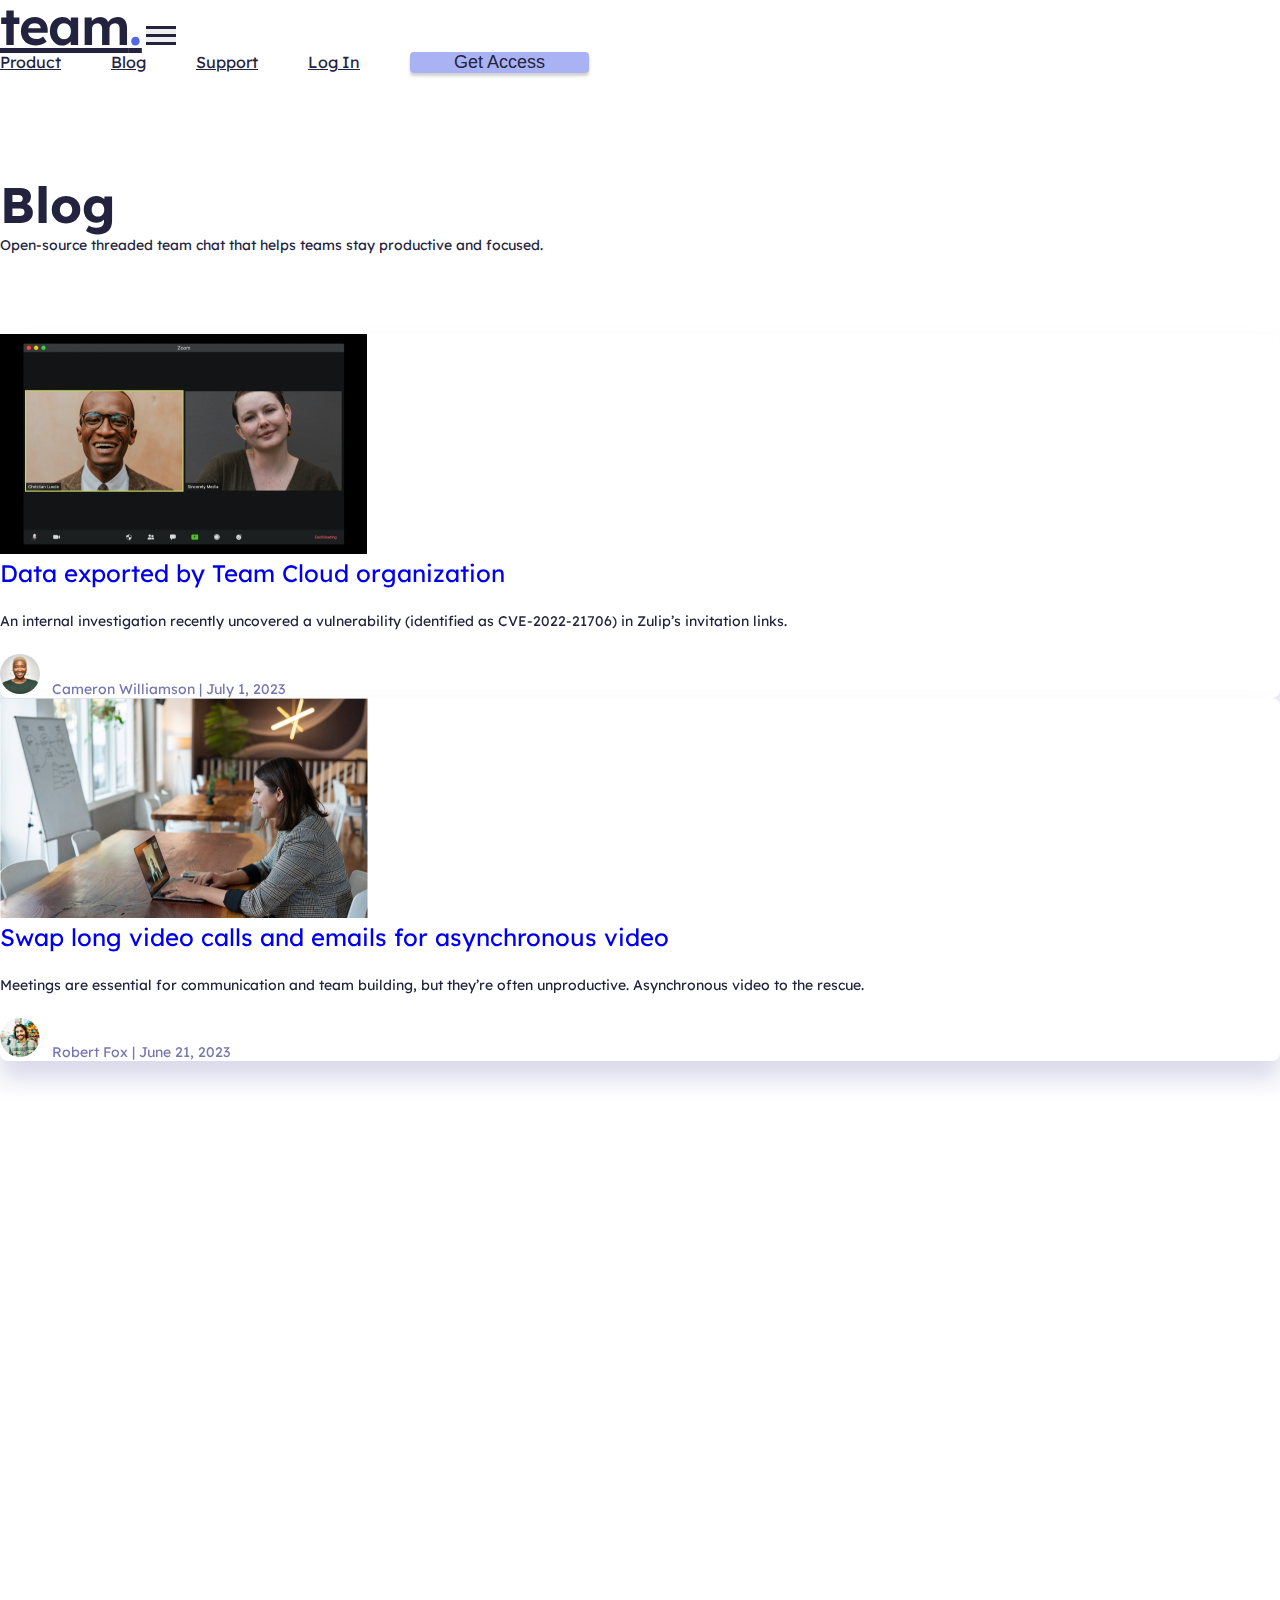
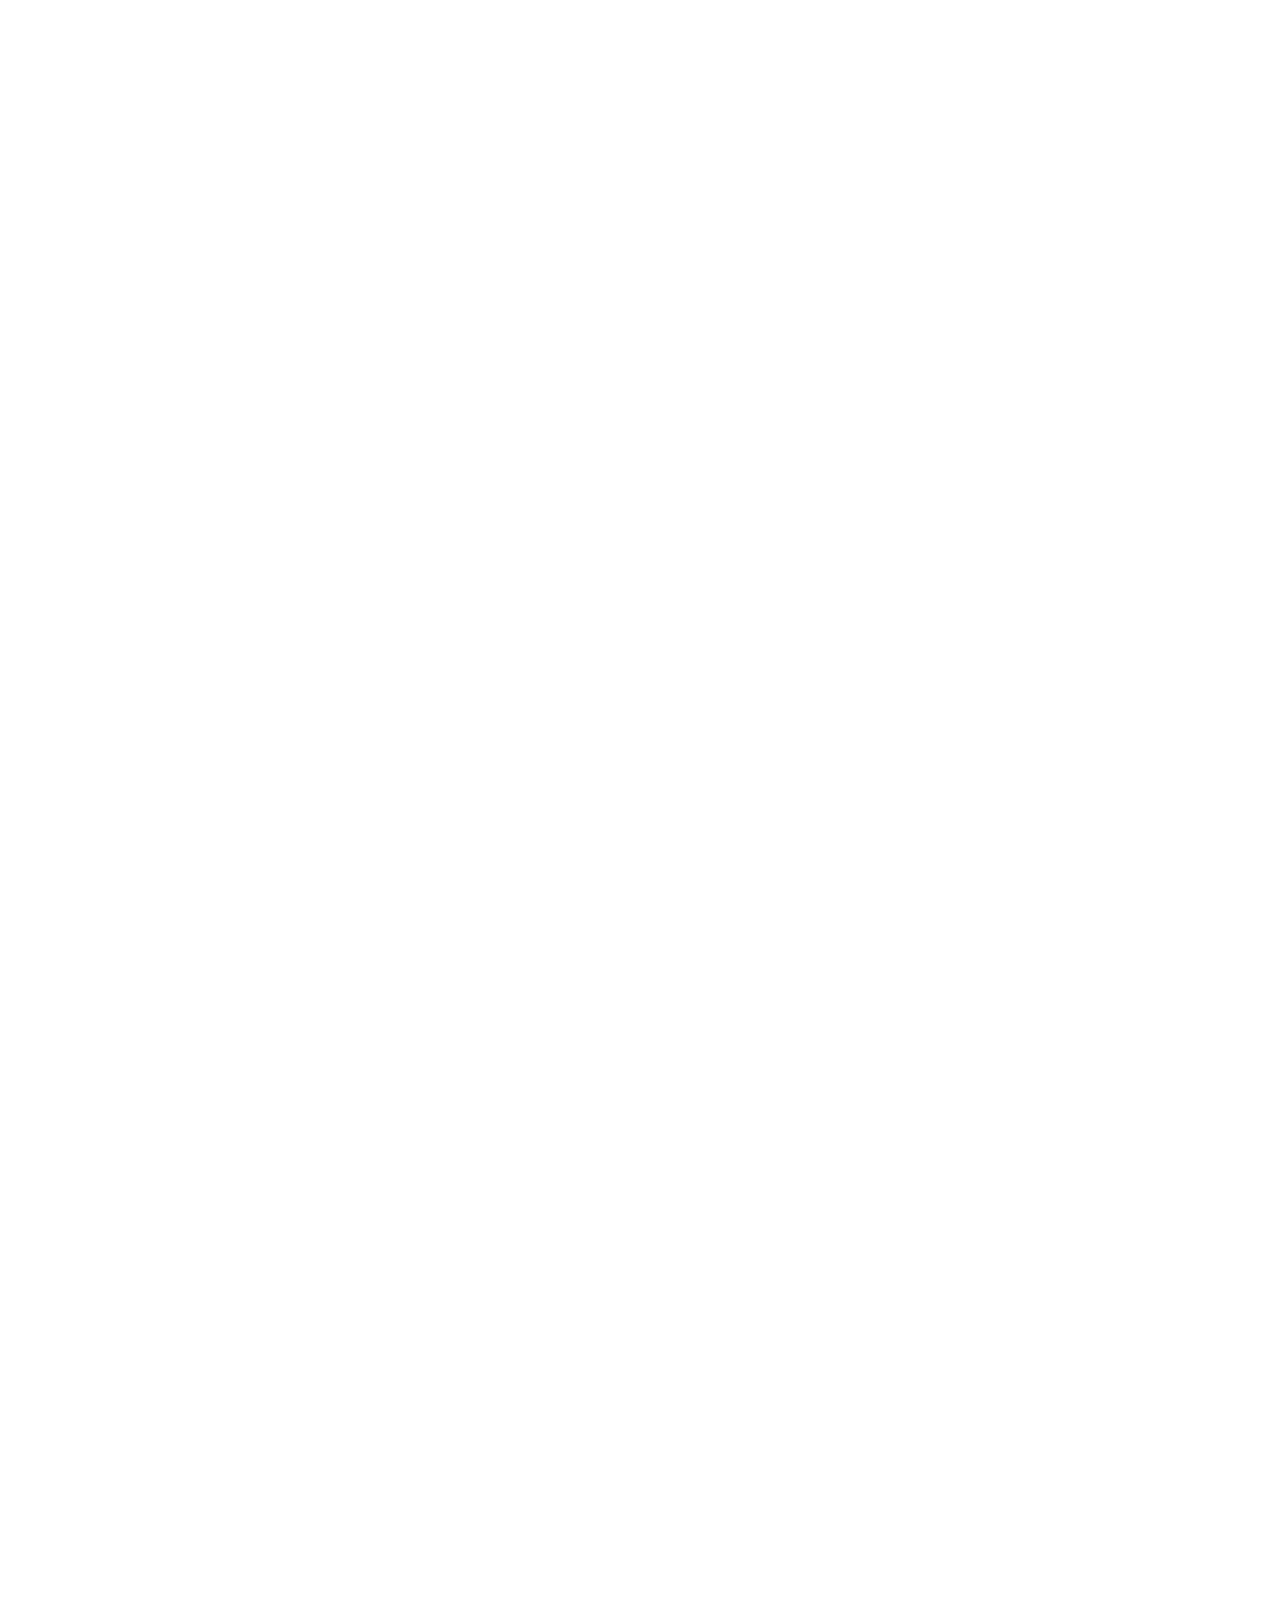
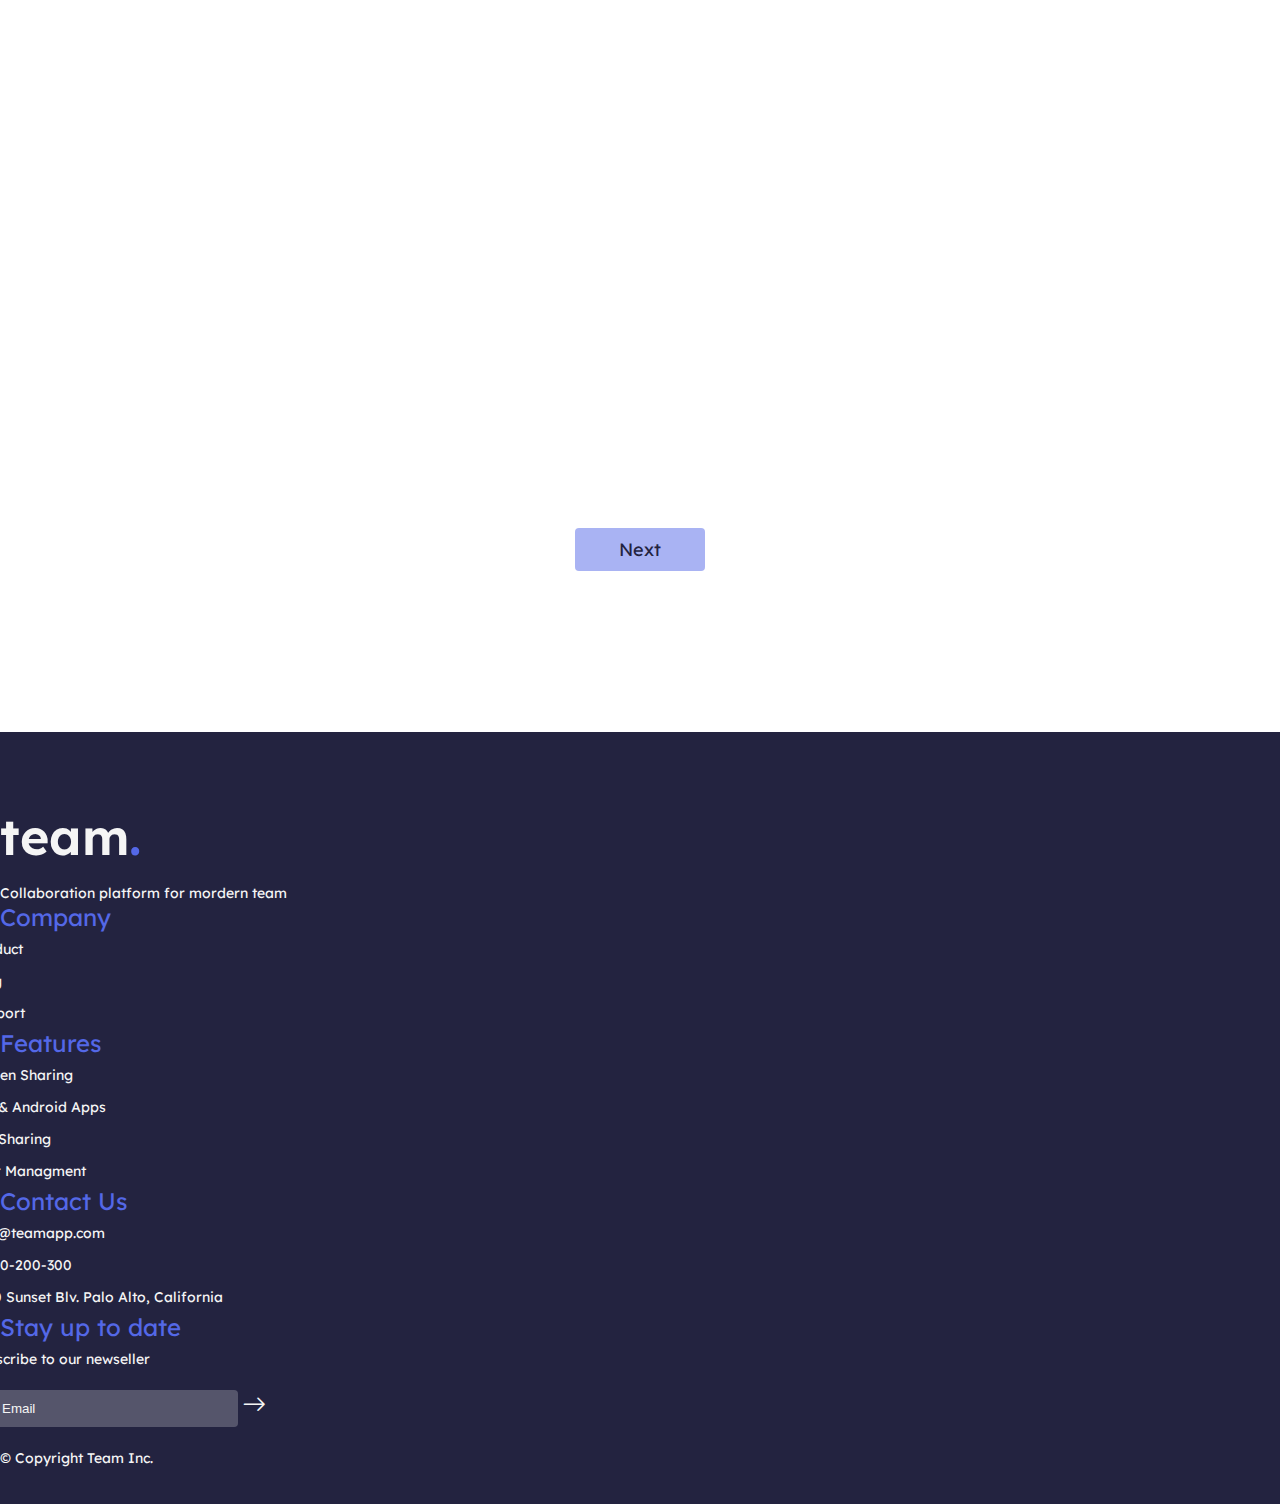
<file: index.html>
<!DOCTYPE html>
<html lang="en">
  <head>
    <meta charset="utf-8" />
    <meta name="viewport" content="width=device-width, initial-scale=1" />
    <title>Blog | Page 1</title>
    <link href="https://cdn.jsdelivr.net/npm/bootstrap@5.3.0/dist/css/bootstrap.min.css" rel="stylesheet" integrity="sha384-9ndCyUaIbzAi2FUVXJi0CjmCapSmO7SnpJef0486qhLnuZ2cdeRhO02iuK6FUUVM" crossorigin="anonymous" />
    <!-- css -->
    <link rel="stylesheet" href="public/css/style.css" />
    <!-- google font -->
    <link rel="preconnect" href="https://fonts.googleapis.com" />
    <link rel="preconnect" href="https://fonts.gstatic.com" crossorigin />
    <link href="https://fonts.googleapis.com/css2?family=Lexend&display=swap" rel="stylesheet" />
    <!-- icon -->
    <link rel="stylesheet" href="https://cdn.jsdelivr.net/npm/bootstrap-icons@1.10.5/font/bootstrap-icons.css" />
    <!-- aos -->
    <link href="https://unpkg.com/aos@2.3.1/dist/aos.css" rel="stylesheet" />
  </head>
  <body>
    <!-- navbar -->
    <nav class="navbar navbar-expand-lg navbar-light fixed-top" id="navbar">
      <div class="container" id="navCont">
        <a class="navbar-brand" href="#">team<span class="fw-medium">.</span></a>
        <button class="navbar-toggler collapsed" type="button" data-bs-toggle="collapse" data-bs-target="#navbarSupportedContent" aria-controls="navbarSupportedContent" aria-expanded="false" aria-label="Toggle navigation">
          <span class="toggler-icon top-bar"></span>
          <span class="toggler-icon middle-bar"></span>
          <span class="toggler-icon bottom-bar"></span>
        </button>
        <div class="collapse navbar-collapse" id="navbarSupportedContent">
          <div class="navbar-nav ms-auto text-center">
            <a class="nav-link" href="#">Product</a>
            <a class="nav-link" href="index.html">Blog</a>
            <a class="nav-link" href="#">Support</a>
            <a class="nav-link" href="#">Log In</a>
            <button class="btnGet">
              <a href="#">Get Access</a>
            </button>
          </div>
        </div>
      </div>
    </nav>
    <!-- end navbar -->

    <!-- content -->
    <section id="content" class="content">
      <div class="container">
        <h1>Blog</h1>
        <p>Open-source threaded team chat that helps teams stay productive and focused.</p>
        <div class="row">
          <div class="col-lg-4 mb-lg-4 mb-md-5 mb-3">
            <div class="card" data-aos="fade-up" data-aos-duration="1000" data-aos-delay="100">
              <img src="public/img/page1/Rectangle.png" class="card-img-top" alt="..." />
              <div class="card-body">
                <h5>
                  <a href="public/blog-post.html">Data exported by Team Cloud organization</a>
                </h5>
                <p class="card-text">An internal investigation recently uncovered a vulnerability (identified as CVE-2022-21706) in Zulip’s invitation links.</p>
                <div class="d-flex align-items-center gap-2">
                  <img src="public/img/avatarPage1/Ellipse.svg" alt="" width="48" />
                  <span>Cameron Williamson</span>
                  <span>|</span>
                  <span>July 1, 2023</span>
                </div>
              </div>
            </div>
          </div>
          <div class="col-lg-4 mb-lg-4 mb-md-5 mb-3">
            <div class="card" data-aos="fade-up" data-aos-duration="1000" data-aos-delay="200">
              <img src="public/img/page1/Rectangle (1).png" class="card-img-top" alt="..." />
              <div class="card-body">
                <h5>
                  <a href="public/blog-post.html">Swap long video calls and emails for asynchronous video</a>
                </h5>
                <p class="card-text">Meetings are essential for communication and team building, but they’re often unproductive. Asynchronous video to the rescue.</p>
                <div class="d-flex align-items-center gap-2">
                  <img src="public/img/avatarPage1/Ellipse (1).svg" alt="" width="48" />
                  <span>Robert Fox</span>
                  <span>|</span>
                  <span>June 21, 2023</span>
                </div>
              </div>
            </div>
          </div>
          <div class="col-lg-4 mb-lg-4 mb-md-5 mb-3">
            <div class="card" data-aos="fade-up" data-aos-duration="1000" data-aos-delay="300">
              <img src="public/img/page1/Rectangle (2).png" class="card-img-top" alt="..." />
              <div class="card-body">
                <h5>
                  <a href="public/blog-post.html">Flexibility reigns: six key takeaways from Frontiers 2023</a>
                </h5>
                <p class="card-text">The future of work is having a digital HQ that works for you.</p>
                <div class="d-flex align-items-center gap-2">
                  <img src="public/img/avatarPage1/Ellipse (2).svg" alt="" width="48" />
                  <span>Jenny Wilson</span>
                  <span>|</span>
                  <span>June 10, 2023</span>
                </div>
              </div>
            </div>
          </div>
          <div class="col-lg-4 mb-lg-4 mb-md-5 mb-3">
            <div class="card" data-aos="fade-up" data-aos-duration="1000" data-aos-delay="400">
              <img src="public/img/page1/Rectangle (3).png" class="card-img-top" alt="..." />
              <div class="card-body">
                <h5>
                  <a href="public/blog-post.html">Team plus Sales Cloud: Your sales team’s new digital HQ</a>
                </h5>
                <p class="card-text">Why everyone on your sales team will benefit from our app’s killer features.</p>
                <div class="d-flex align-items-center gap-2">
                  <img src="public/img/avatarPage1/Ellipse (3).svg" alt="" width="48" />
                  <span>Kathryn Murphy</span>
                  <span>|</span>
                  <span>May 11, 2023</span>
                </div>
              </div>
            </div>
          </div>
          <div class="col-lg-4 mb-lg-4 mb-md-5 mb-3">
            <div class="card" data-aos="fade-up" data-aos-duration="1000" data-aos-delay="500">
              <img src="public/img/page1/Rectangle (4).png" class="card-img-top" alt="..." />
              <div class="card-body">
                <h5>
                  <a href="public/blog-post.html">What is digital culture?</a>
                </h5>
                <p class="card-text">The teams best prepared for change use modern digital communication tools, feel comfortable learning new ones and continually adapt how they work.</p>
                <div class="d-flex align-items-center gap-2">
                  <img src="public/img/avatarPage1/Ellipse (4).svg" alt="" width="48" />
                  <span>Devon Lane</span>
                  <span>|</span>
                  <span>May 22, 2023</span>
                </div>
              </div>
            </div>
          </div>
          <div class="col-lg-4 mb-lg-4 mb-md-5 mb-3">
            <div class="card" data-aos="fade-up" data-aos-duration="1000" data-aos-delay="600">
              <img src="public/img/page1/Rectangle (5).png" class="card-img-top" alt="..." />
              <div class="card-body">
                <h5>
                  <a href="public/blog-post.html">Steve Dotto’s top 10 tips for overcoming workplace hiccups</a>
                </h5>
                <p class="card-text">The executive producer of Dotto Tech shares his favorite Slack strategies for conquering common challenges in the digital-first workplace.</p>
                <div class="d-flex align-items-center gap-2">
                  <img src="public/img/avatarPage1/Ellipse (5).svg" alt="" width="48" />
                  <span>Theresa Webb</span>
                  <span>|</span>
                  <span>April 4, 2023</span>
                </div>
              </div>
            </div>
          </div>
          <div class="col-lg-4 mb-lg-4 mb-md-5 mb-3">
            <div class="card" data-aos="fade-up" data-aos-duration="1000" data-aos-delay="700">
              <img src="public/img/page1/Rectangle (6).png" class="card-img-top" alt="..." />
              <div class="card-body">
                <h5>
                  <a href="public/blog-post.html">What’s new in Team: iPad updates, split-screen view and more</a>
                </h5>
                <p class="card-text">An internal investigation recently uncovered a vulnerability (identified as CVE-2022-21706) in Zulip’s invitation links.</p>
                <div class="d-flex align-items-center gap-2">
                  <img src="public/img/avatarPage1/Ellipse (6).svg" alt="" width="48" />
                  <span>Eleanor Pena</span>
                  <span>|</span>
                  <span>March 18, 2023</span>
                </div>
              </div>
            </div>
          </div>
          <div class="col-lg-4 mb-lg-4 mb-md-5 mb-3">
            <div class="card" data-aos="fade-up" data-aos-duration="1000" data-aos-delay="800">
              <img src="public/img/page1/Rectangle (7).png" class="card-img-top" alt="..." />
              <div class="card-body">
                <h5>
                  <a href="public/blog-post.html">Drive more efficiency and cost savings with these updates to Workflow Builder</a>
                </h5>
                <p class="card-text">New and upcoming automation features help your teams do more with less.</p>
                <div class="d-flex align-items-center gap-2">
                  <img src="public/img/avatarPage1/Ellipse (7).svg" alt="" width="48" />
                  <span>Jerome Bell</span>
                  <span>|</span>
                  <span>February 12, 2023</span>
                </div>
              </div>
            </div>
          </div>
          <div class="col-lg-4 mb-lg-4 mb-md-5 mb-3">
            <div class="card" data-aos="fade-up" data-aos-duration="1000" data-aos-delay="900">
              <img src="public/img/page1/Rectangle (8).png" class="card-img-top" alt="..." />
              <div class="card-body">
                <h5>
                  <a href="public/blog-post.html">7 tips to onboard sales reps with ease</a>
                </h5>
                <p class="card-text">The executive producer of Dotto Tech shares his favorite Slack strategies for conquering common challenges in the digital-first workplace.</p>
                <div class="d-flex align-items-center gap-2">
                  <img src="public/img/avatarPage1/Ellipse (8).svg" alt="" width="48" />
                  <span>Savannah Nguyen</span>
                  <span>|</span>
                  <span>January 7, 2023</span>
                </div>
              </div>
            </div>
          </div>
        </div>
        <div class="btnNext">
          <a href="public/page2.html" class="next">Next</a>
        </div>
      </div>
    </section>
    <!-- end content -->

    <!-- footer -->
    <footer>
      <div class="container">
        <div class="row mb-lg-0 mb-md-5">
          <div class="col-lg-3 col-md-12">
            <h1>team<span>.</span></h1>
            <p>Collaboration platform for mordern team</p>
          </div>
          <div class="col-lg-2 col-md-4 mt-lg-4 mt-5 footSatu">
            <h4>Company</h4>
            <ul>
              <li>
                <a href="#">Product</a>
              </li>
              <li>
                <a href="#">Blog</a>
              </li>
              <li>
                <a href="#">Support</a>
              </li>
            </ul>
          </div>
          <div class="col-lg-2 col-md-4 mt-lg-4 mt-5 footDua">
            <h4>Features</h4>
            <ul>
              <li>
                <a href="#">Screen Sharing</a>
              </li>
              <li>
                <a href="#">iOS & Android Apps</a>
              </li>
              <li>
                <a href="#">File Sharing</a>
              </li>
              <li>
                <a href="#">User Managment</a>
              </li>
            </ul>
          </div>
          <div class="col-lg-2 col-md-4 mt-lg-4 mt-5 footTiga">
            <h4>Contact Us</h4>
            <ul>
              <li>
                <a href="#">info@teamapp.com</a>
              </li>
              <li>
                <a href="#">1-800-200-300</a>
              </li>
              <li>
                <a href="#">1010 Sunset Blv. Palo Alto, California</a>
              </li>
            </ul>
          </div>
          <div class="col-lg-3 mt-lg-4 mt-5 md-5 footEmpat">
            <h4>Stay up to date</h4>
            <ul>
              <li>
                <a href="#">Subscribe to our newseller</a>
              </li>
              <li>
                <div class="position-relative">
                  <input type="email" name="email" id="email" placeholder="Email" />
                  <i class="bi bi-arrow-right position-absolute"></i>
                </div>
              </li>
            </ul>
          </div>
        </div>
        <div class="row mt-lg-5 mt-md-4 copy">
          <div class="col-lg-12">
            <p>&copy; Copyright Team Inc.</p>
          </div>
        </div>
      </div>
    </footer>
    <!-- end footer -->

    <!-- back to top -->
    <button id="back-to-top-btn"><i class="bi bi-arrow-up text-white"></i></button>
    <!-- end back to top -->

    <!-- js -->
    <script src="public/js/script.js"></script>
    <!-- aos -->
    <script src="https://unpkg.com/aos@2.3.1/dist/aos.js"></script>
    <script>
      AOS.init();
    </script>
    <script src="https://cdn.jsdelivr.net/npm/bootstrap@5.3.0/dist/js/bootstrap.bundle.min.js" integrity="sha384-geWF76RCwLtnZ8qwWowPQNguL3RmwHVBC9FhGdlKrxdiJJigb/j/68SIy3Te4Bkz" crossorigin="anonymous"></script>
  </body>
</html>
</file>
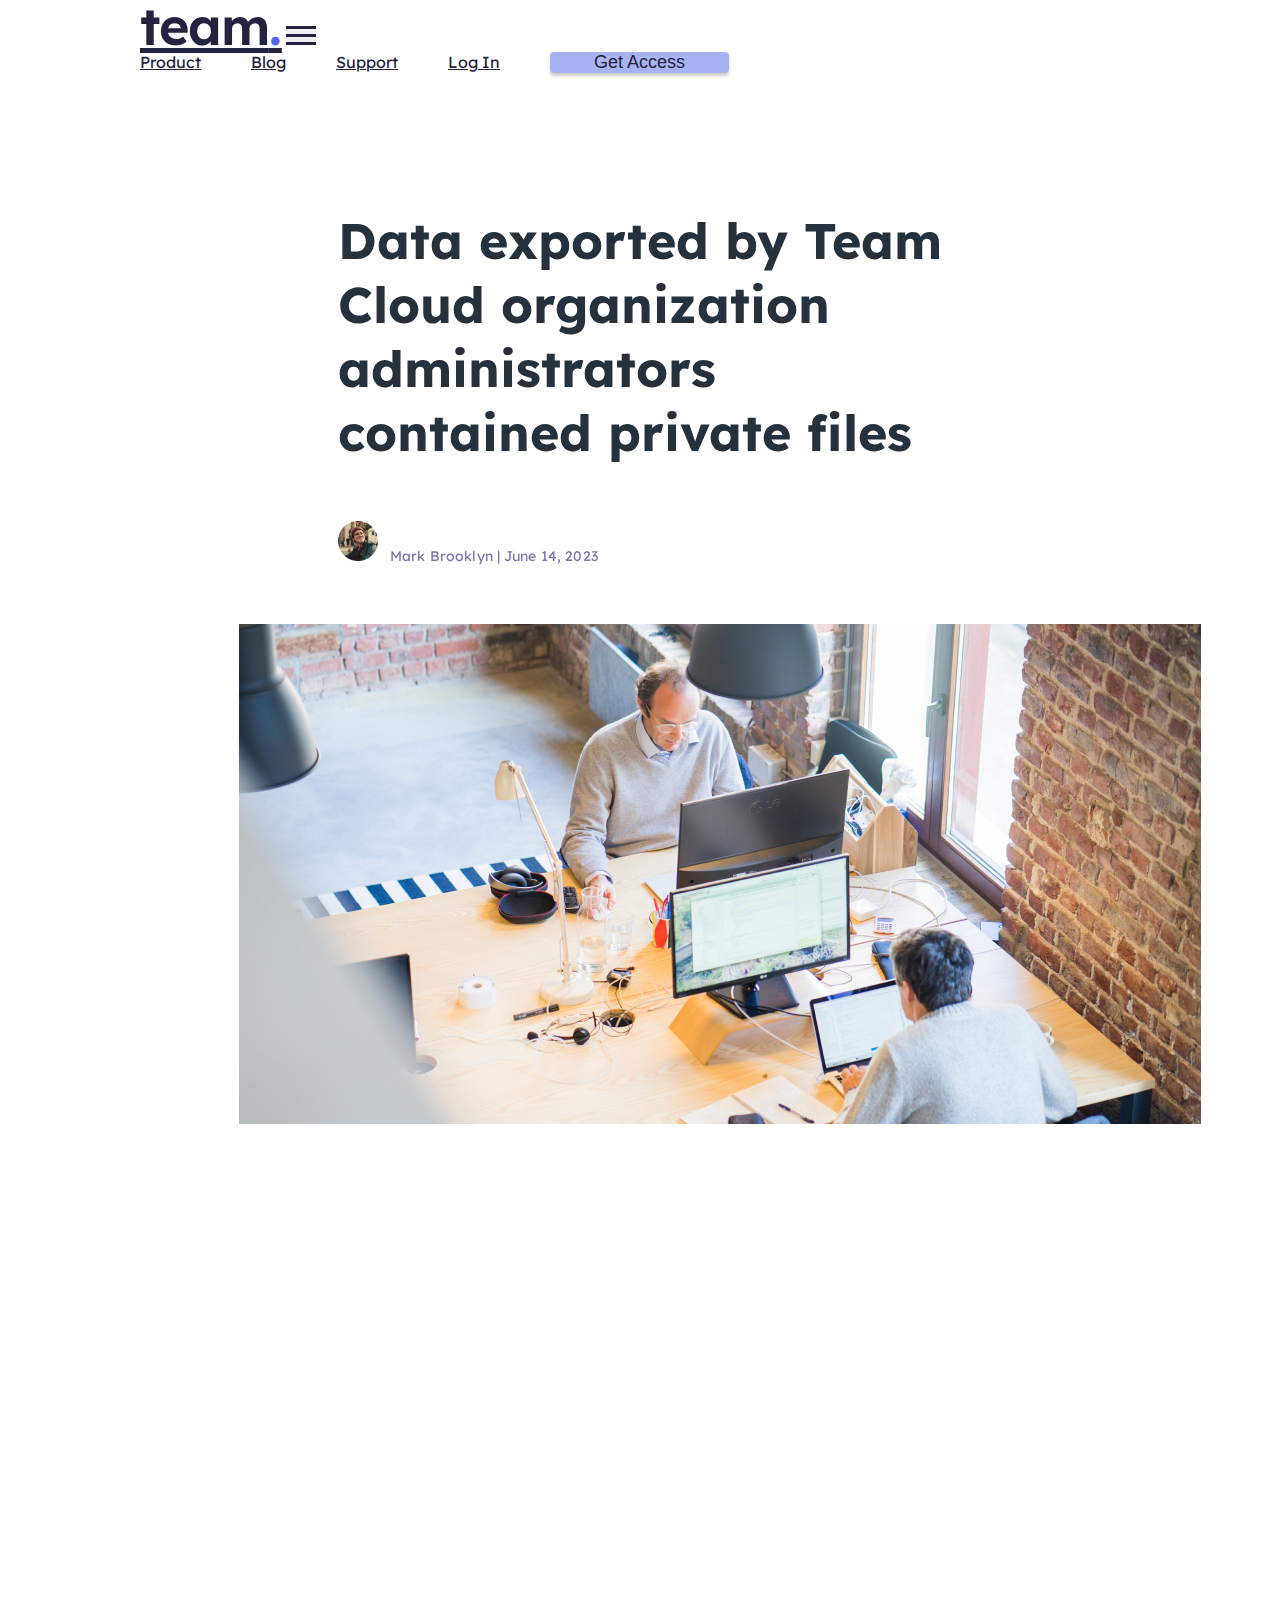
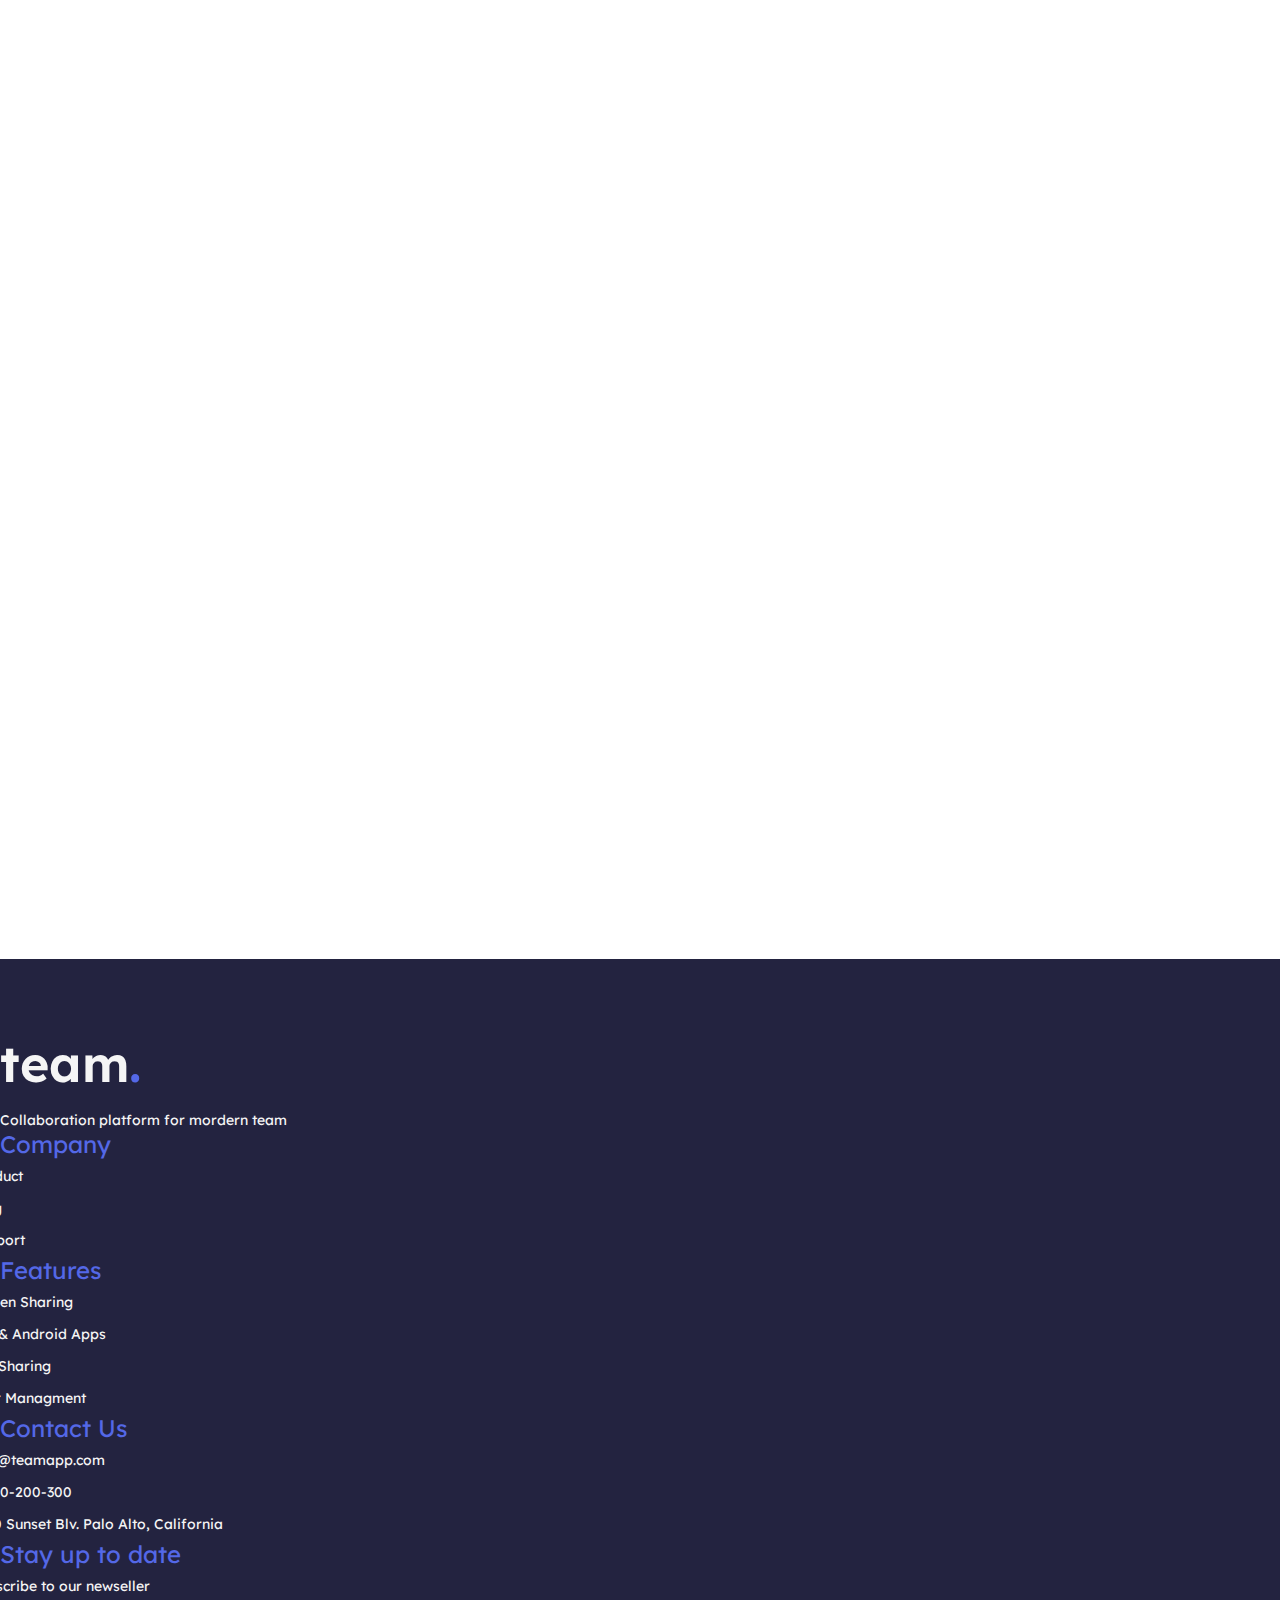
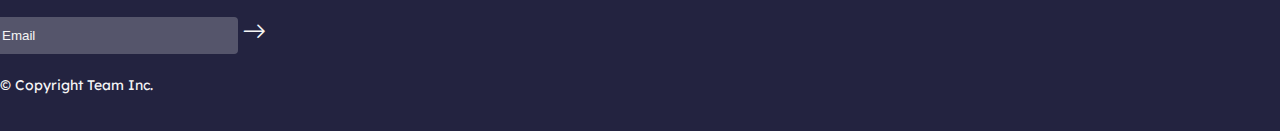
<file: public/blog-post.html>
<!DOCTYPE html>
<html lang="en">
  <head>
    <meta charset="utf-8" />
    <meta name="viewport" content="width=device-width, initial-scale=1" />
    <title>Blog | Page 2</title>
    <link href="https://cdn.jsdelivr.net/npm/bootstrap@5.3.0/dist/css/bootstrap.min.css" rel="stylesheet" integrity="sha384-9ndCyUaIbzAi2FUVXJi0CjmCapSmO7SnpJef0486qhLnuZ2cdeRhO02iuK6FUUVM" crossorigin="anonymous" />
    <!-- css -->
    <link rel="stylesheet" href="css/blog-post.css" />
    <!-- google font -->
    <link rel="preconnect" href="https://fonts.googleapis.com" />
    <link rel="preconnect" href="https://fonts.gstatic.com" crossorigin />
    <link href="https://fonts.googleapis.com/css2?family=Lexend&display=swap" rel="stylesheet" />
    <!-- icon -->
    <link rel="stylesheet" href="https://cdn.jsdelivr.net/npm/bootstrap-icons@1.10.5/font/bootstrap-icons.css" />
    <!-- aos -->
    <link href="https://unpkg.com/aos@2.3.1/dist/aos.css" rel="stylesheet" />
  </head>
  <body>
    <!-- navbar -->
    <nav class="navbar navbar-expand-lg navbar-light fixed-top" id="navbar">
      <div class="container-fluid" id="navCont">
        <a class="navbar-brand" href="#">team<span class="fw-medium">.</span></a>
        <button class="navbar-toggler collapsed" type="button" data-bs-toggle="collapse" data-bs-target="#navbarSupportedContent" aria-controls="navbarSupportedContent" aria-expanded="false" aria-label="Toggle navigation">
          <span class="toggler-icon top-bar"></span>
          <span class="toggler-icon middle-bar"></span>
          <span class="toggler-icon bottom-bar"></span>
        </button>
        <div class="collapse navbar-collapse" id="navbarSupportedContent">
          <div class="navbar-nav ms-auto text-center">
            <a class="nav-link" href="#">Product</a>
            <a class="nav-link" href="../index.html">Blog</a>
            <a class="nav-link" href="#">Support</a>
            <a class="nav-link" href="#">Log In</a>
            <button class="btnGet">
              <a href="#">Get Access</a>
            </button>
          </div>
        </div>
      </div>
    </nav>
    <!-- end navbar -->

    <!-- content -->
    <div class="post">
      <div class="container-fluid">
        <div class="row">
          <div class="col-12" data-aos="fade-up" data-aos-duration="1000" data-aos-delay="100">
            <div class="contentSatu">
              <h1>Data exported by Team Cloud organization administrators contained private files</h1>
            </div>
          </div>
          <div class="col-12" data-aos="fade-up" data-aos-duration="1000" data-aos-delay="200">
            <div class="contentDua d-flex align-items-center gap-2">
              <img src="img/blog-post/Ellipse.png" alt="" width="48" />
              <span>Mark Brooklyn</span>
              <span>|</span>
              <span>June 14, 2023</span>
            </div>
          </div>
          <div class="col-lg-12 contentTiga" data-aos="fade-up" data-aos-duration="1000" data-aos-delay="300">
            <img src="img/blog-post/Rectangle.png" alt="" class="img-fluid" />
          </div>
          <div class="col-12" data-aos="fade-up" data-aos-duration="1000" data-aos-delay="400">
            <div class="contentEmpat">
              <p data-aos="fade-up" data-aos-duration="1000" data-aos-delay="450">
                Administrators of Team Cloud organizations can export public data from their organization via the organization settings menu. The exports include all the data that appears in public streams, and can be used to migrate from
                Team Cloud to self-hosting Team. Note that exporting private data is a separate process that requires contacting Team Support.
              </p>
              <p data-aos="fade-up" data-aos-duration="1000" data-aos-delay="500">
                Due to a bug in the public export code, exports of public data contained all uploaded files, even those from private messages and private streams. This may have allowed organization owners or administrators to extract
                uploaded files that they were not otherwise allowed to access. The content of non-public messages was never included in public exports.
              </p>
              <p data-aos="fade-up" data-aos-duration="1000" data-aos-delay="550">
                This bug has existed since the public export feature was implemented in August 2019. We have deleted all existing Team Cloud exports from our servers, and will be making changes to auto-expire all exports after 7 days in the
                future. This bug was fixed for self-hosted users in the Team Server 5.4 release.
              </p>
              <p data-aos="fade-up" data-aos-duration="1000" data-aos-delay="600">
                We have notified by email all administrators and users in non-deactivated Team Cloud organizations who may have been impacted by this bug. As many organizations have never exported their data, most Team Cloud users were not
                affected.
              </p>
              <p data-aos="fade-up" data-aos-duration="1000" data-aos-delay="650">We would like to thank Antoine Benoist for bringing this issue to our attention.</p>
            </div>
          </div>
          <div class="col-lg-10 col-md-8 col-12" data-aos="fade-up" data-aos-duration="1000" data-aos-delay="700">
            <div class="contentLima d-flex align-items-center">
              <div class="avatarOne">
                <img src="img/blog-post/Ellipse.png" alt="" width="64" />
              </div>
              <div>
                <h3>Written by</h3>
                <h1>Mark Brooklyn</h1>
                <p>COO at Team. Author of the upcoming book on Team Management and Leadership.</p>
              </div>
            </div>
          </div>
          <div class="col-12" data-aos="fade-up" data-aos-duration="1000" data-aos-delay="800">
            <div class="contentEnam">
              <hr />
            </div>
          </div>
          <div class="col-12" data-aos="fade-up" data-aos-duration="1000" data-aos-delay="900">
            <div class="contentTujuh">
              <h2>Join the conversation</h2>
              <div class="d-flex align-items-start">
                <div class="avatarTwo">
                  <img src="img/blog-post/Ellipse(1).png" alt="" width="56" />
                </div>
                <textarea name="" id="" placeholder="Comments"></textarea>
              </div>
            </div>
          </div>
        </div>
      </div>
    </div>
    <!-- end content -->

    <!-- footer -->
    <footer>
      <div class="container">
        <div class="row mb-lg-0 mb-md-5">
          <div class="col-lg-3 col-md-12">
            <h1>team<span>.</span></h1>
            <p>Collaboration platform for mordern team</p>
          </div>
          <div class="col-lg-2 col-md-4 mt-lg-4 mt-5 footSatu">
            <h4>Company</h4>
            <ul>
              <li>
                <a href="#">Product</a>
              </li>
              <li>
                <a href="../index.html">Blog</a>
              </li>
              <li>
                <a href="#">Support</a>
              </li>
            </ul>
          </div>
          <div class="col-lg-2 col-md-4 mt-lg-4 mt-5 footDua">
            <h4>Features</h4>
            <ul>
              <li>
                <a href="#">Screen Sharing</a>
              </li>
              <li>
                <a href="#">iOS & Android Apps</a>
              </li>
              <li>
                <a href="#">File Sharing</a>
              </li>
              <li>
                <a href="#">User Managment</a>
              </li>
            </ul>
          </div>
          <div class="col-lg-2 col-md-4 mt-lg-4 mt-5 footTiga">
            <h4>Contact Us</h4>
            <ul>
              <li>
                <a href="#">info@teamapp.com</a>
              </li>
              <li>
                <a href="#">1-800-200-300</a>
              </li>
              <li>
                <a href="#">1010 Sunset Blv. Palo Alto, California</a>
              </li>
            </ul>
          </div>
          <div class="col-lg-3 mt-lg-4 mt-5 md-5 footEmpat">
            <h4>Stay up to date</h4>
            <ul>
              <li>
                <a href="#">Subscribe to our newseller</a>
              </li>
              <li>
                <div class="position-relative">
                  <input type="email" name="email" id="email" placeholder="Email" />
                  <i class="bi bi-arrow-right position-absolute"></i>
                </div>
              </li>
            </ul>
          </div>
        </div>
        <div class="row mt-lg-5 mt-md-4 copy">
          <div class="col-lg-12">
            <p>&copy; Copyright Team Inc.</p>
          </div>
        </div>
      </div>
    </footer>
    <!-- end footer -->

    <!-- back to top -->
    <button id="back-to-top-btn"><i class="bi bi-arrow-up text-white"></i></button>
    <!-- end back to top -->

    <!-- js -->
    <script src="js/script.js"></script>
    <!-- aos -->
    <script src="https://unpkg.com/aos@2.3.1/dist/aos.js"></script>
    <script>
      AOS.init();
    </script>
    <script src="https://cdn.jsdelivr.net/npm/bootstrap@5.3.0/dist/js/bootstrap.bundle.min.js" integrity="sha384-geWF76RCwLtnZ8qwWowPQNguL3RmwHVBC9FhGdlKrxdiJJigb/j/68SIy3Te4Bkz" crossorigin="anonymous"></script>
  </body>
</html>
</file>
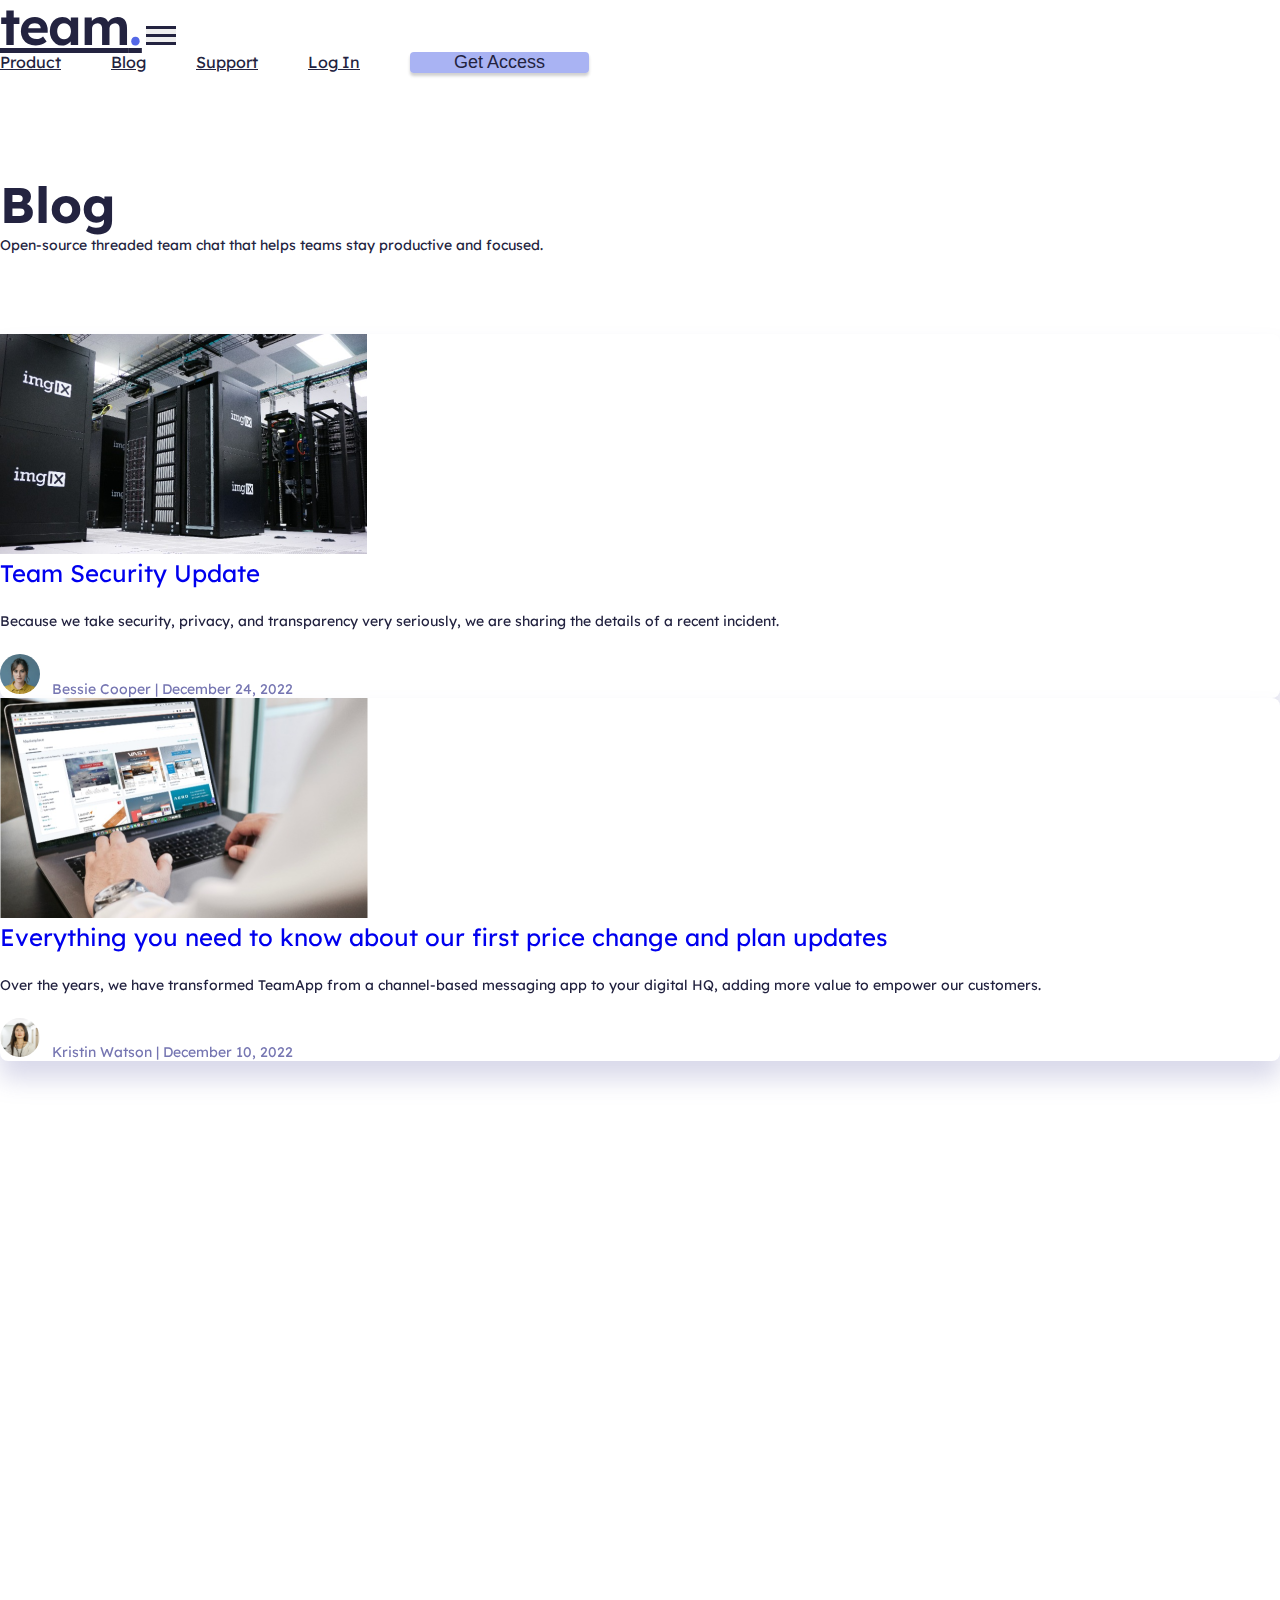
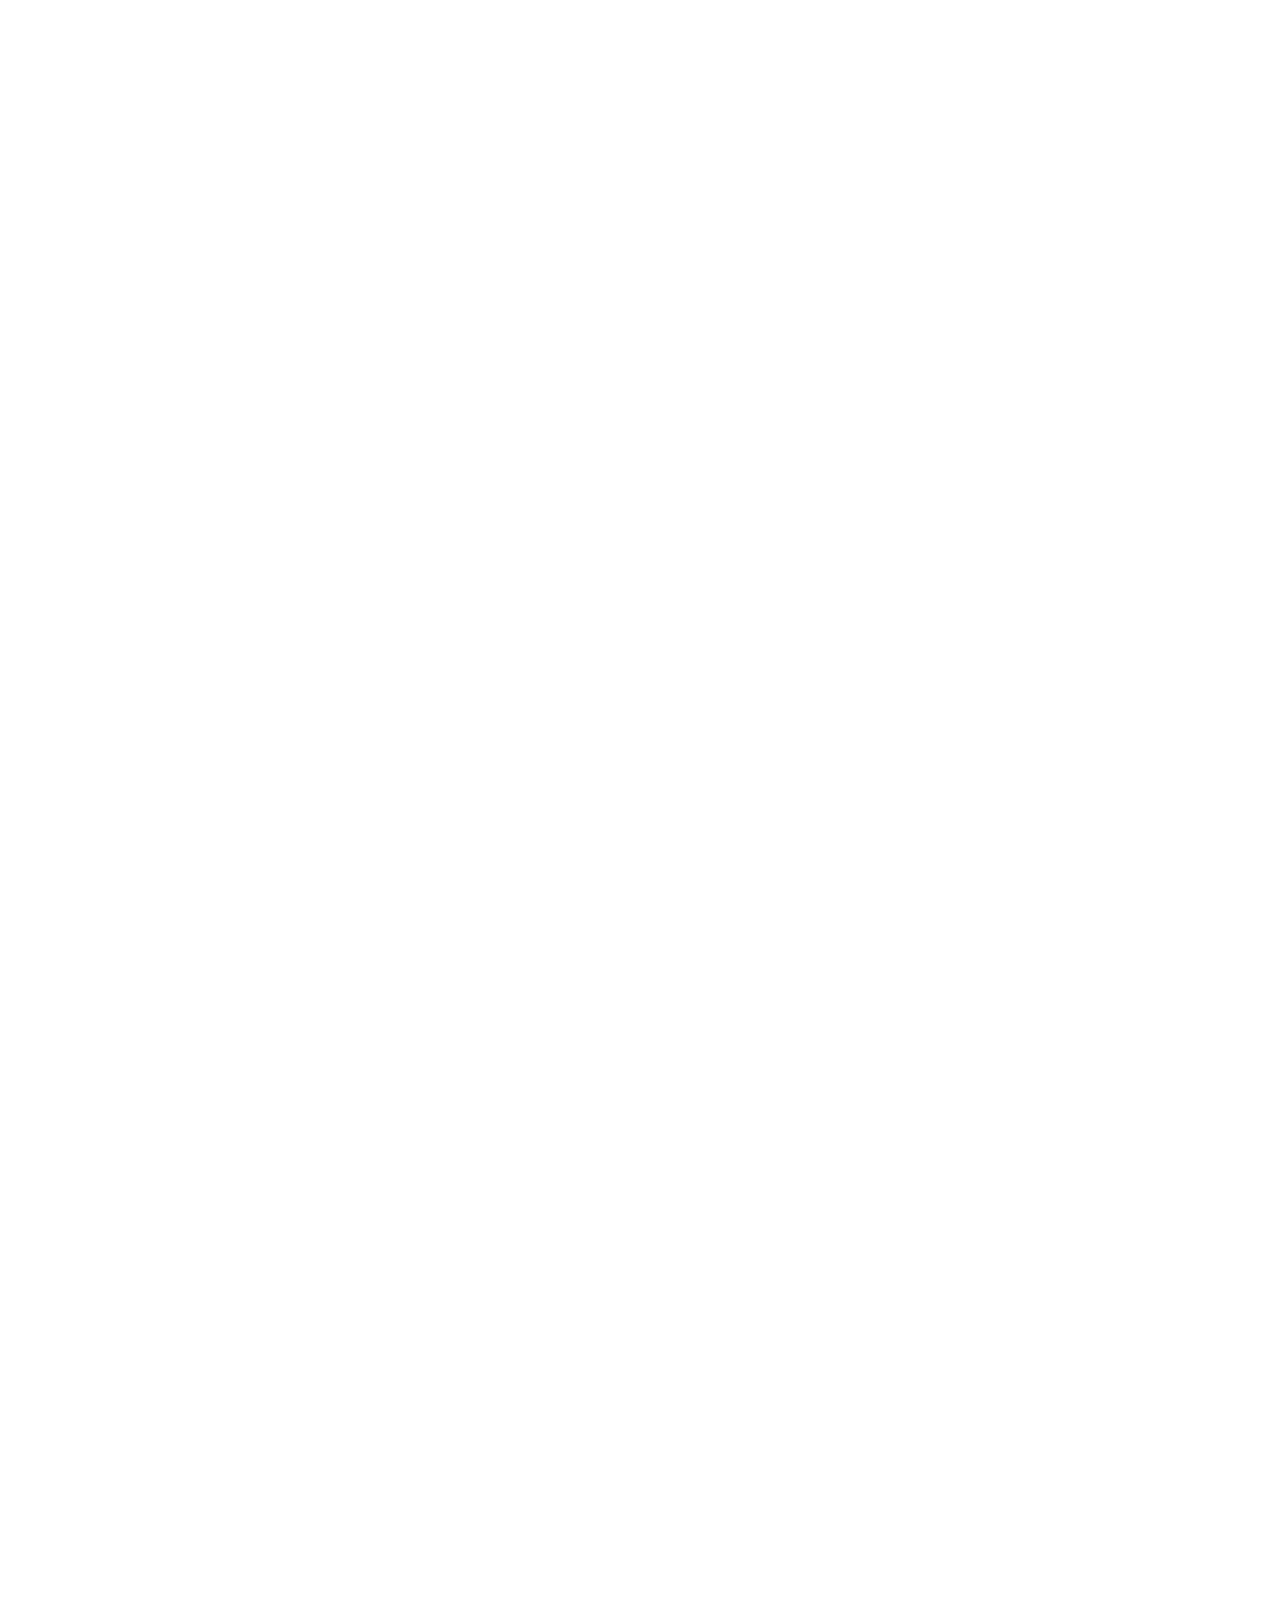
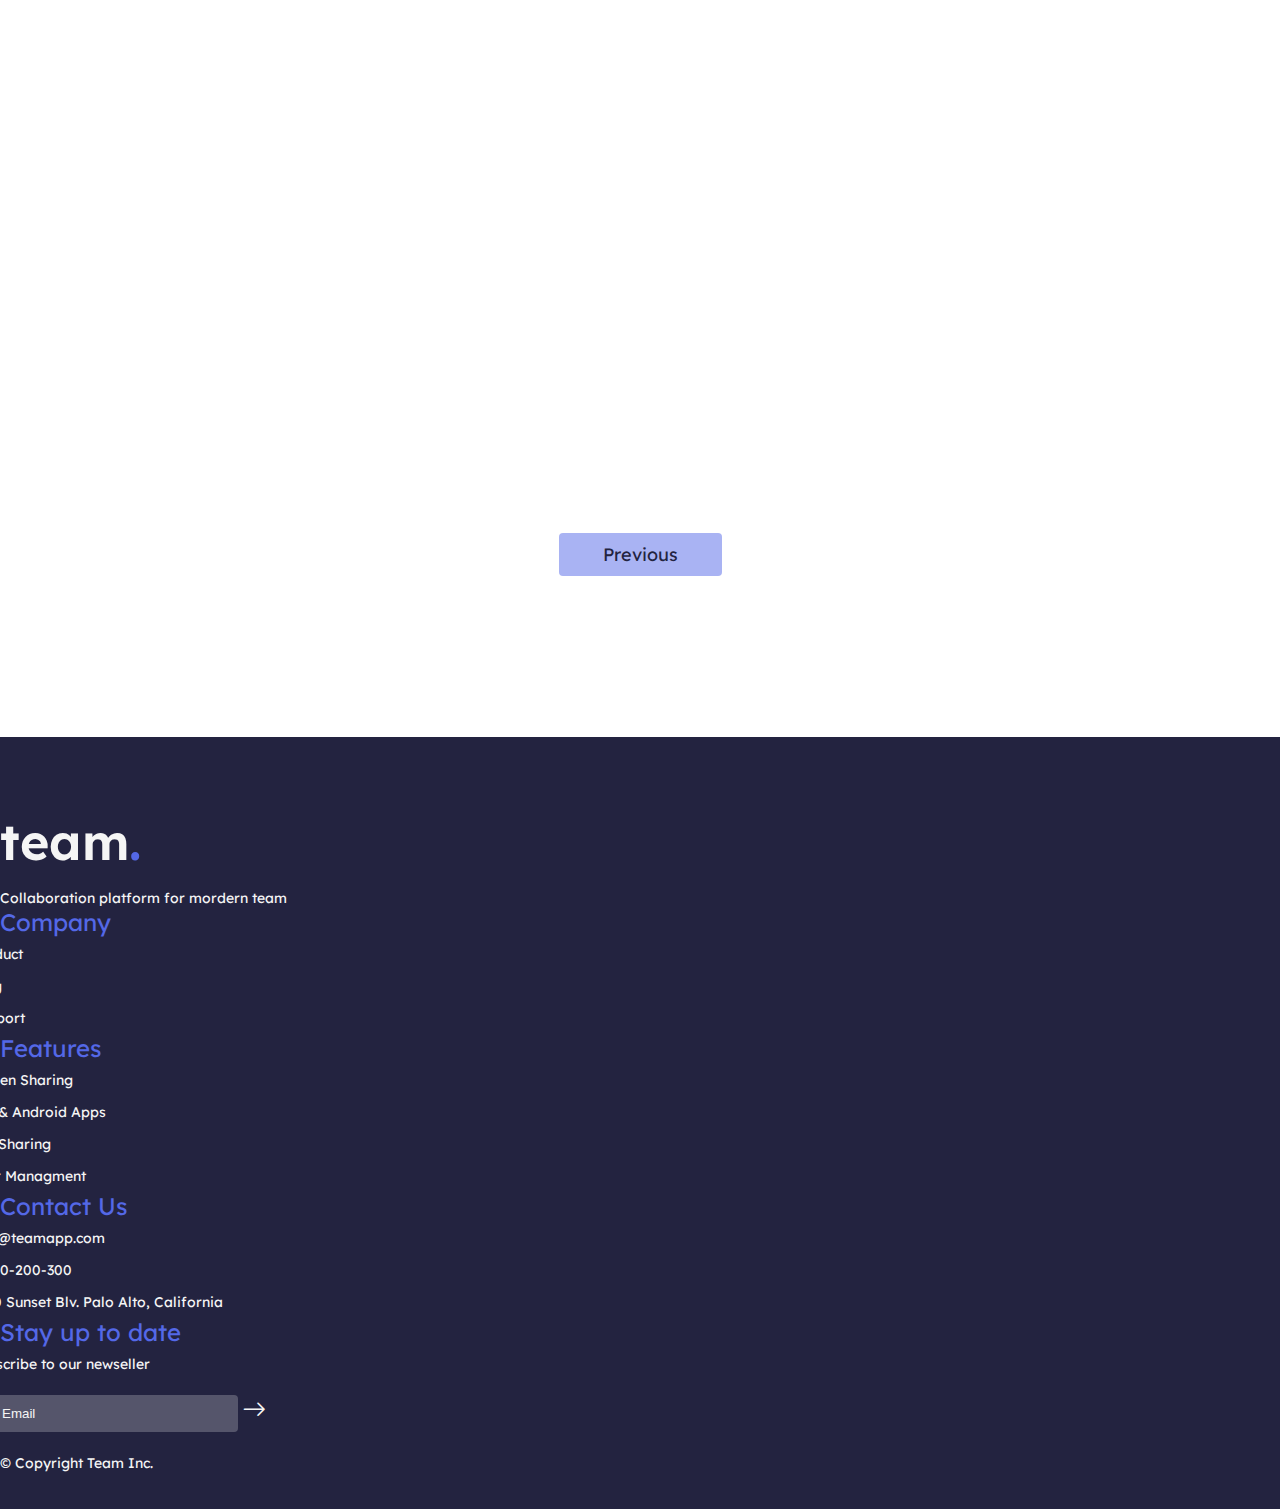
<file: public/page2.html>
<!DOCTYPE html>
<html lang="en">
  <head>
    <meta charset="utf-8" />
    <meta name="viewport" content="width=device-width, initial-scale=1" />
    <title>Blog | Page 2</title>
    <link href="https://cdn.jsdelivr.net/npm/bootstrap@5.3.0/dist/css/bootstrap.min.css" rel="stylesheet" integrity="sha384-9ndCyUaIbzAi2FUVXJi0CjmCapSmO7SnpJef0486qhLnuZ2cdeRhO02iuK6FUUVM" crossorigin="anonymous" />
    <!-- css -->
    <link rel="stylesheet" href="css/style.css" />
    <!-- google font -->
    <link rel="preconnect" href="https://fonts.googleapis.com" />
    <link rel="preconnect" href="https://fonts.gstatic.com" crossorigin />
    <link href="https://fonts.googleapis.com/css2?family=Lexend&display=swap" rel="stylesheet" />
    <!-- icon -->
    <link rel="stylesheet" href="https://cdn.jsdelivr.net/npm/bootstrap-icons@1.10.5/font/bootstrap-icons.css" />
    <!-- aos -->
    <link href="https://unpkg.com/aos@2.3.1/dist/aos.css" rel="stylesheet" />
  </head>
  <body>
    <!-- navbar -->
    <nav class="navbar navbar-expand-lg navbar-light fixed-top" id="navbar">
      <div class="container" id="navCont">
        <a class="navbar-brand" href="#">team<span class="fw-medium">.</span></a>
        <button class="navbar-toggler collapsed" type="button" data-bs-toggle="collapse" data-bs-target="#navbarSupportedContent" aria-controls="navbarSupportedContent" aria-expanded="false" aria-label="Toggle navigation">
          <span class="toggler-icon top-bar"></span>
          <span class="toggler-icon middle-bar"></span>
          <span class="toggler-icon bottom-bar"></span>
        </button>
        <div class="collapse navbar-collapse" id="navbarSupportedContent">
          <div class="navbar-nav ms-auto text-center">
            <a class="nav-link" href="#">Product</a>
            <a class="nav-link" href="../index.html">Blog</a>
            <a class="nav-link" href="#">Support</a>
            <a class="nav-link" href="#">Log In</a>
            <button class="btnGet">
              <a href="#">Get Access</a>
            </button>
          </div>
        </div>
      </div>
    </nav>
    <!-- end navbar -->

    <!-- content -->
    <section id="content" class="content">
      <div class="container">
        <h1>Blog</h1>
        <p>Open-source threaded team chat that helps teams stay productive and focused.</p>
        <div class="row">
          <div class="col-lg-4 mb-lg-4 mb-md-5 mb-3">
            <div class="card" data-aos="fade-up" data-aos-duration="1000" data-aos-delay="100">
              <img src="img/page2/Rectangle.png" class="card-img-top" alt="..." />
              <div class="card-body">
                <h5>
                  <a href="blog-post.html">Team Security Update</a>
                </h5>
                <p class="card-text">Because we take security, privacy, and transparency very seriously, we are sharing the details of a recent incident.</p>
                <div class="d-flex align-items-center gap-2">
                  <img src="img/avatarPage2/Ellipse.svg" alt="" width="48" />
                  <span>Bessie Cooper</span>
                  <span>|</span>
                  <span>December 24, 2022</span>
                </div>
              </div>
            </div>
          </div>
          <div class="col-lg-4 mb-lg-4 mb-md-5 mb-3">
            <div class="card" data-aos="fade-up" data-aos-duration="1000" data-aos-delay="200">
              <img src="img/page2/Rectangle (1).png" class="card-img-top" alt="..." />
              <div class="card-body">
                <h5>
                  <a href="blog-post.html">Everything you need to know about our first price change and plan updates</a>
                </h5>
                <p class="card-text">Over the years, we have transformed TeamApp from a channel-based messaging app to your digital HQ, adding more value to empower our customers.</p>
                <div class="d-flex align-items-center gap-2">
                  <img src="img/avatarPage2/Ellipse (1).svg" alt="" width="48" />
                  <span>Kristin Watson</span>
                  <span>|</span>
                  <span>December 10, 2022</span>
                </div>
              </div>
            </div>
          </div>
          <div class="col-lg-4 mb-lg-4 mb-md-5 mb-3">
            <div class="card" data-aos="fade-up" data-aos-duration="1000" data-aos-delay="300">
              <img src="img/page2/Rectangle (2).png" class="card-img-top" alt="..." />
              <div class="card-body">
                <h5>
                  <a href="blog-post.html">New profile updates enhance hybrid work experience for teams</a>
                </h5>
                <p class="card-text">Introducing new ways to foster connection, collaboration and inclusion with teammates in your digital HQ.</p>
                <div class="d-flex align-items-center gap-2">
                  <img src="img/avatarPage2/Ellipse (2).svg" alt="" width="48" />
                  <span>Wade Warren</span>
                  <span>|</span>
                  <span>November 20, 2022</span>
                </div>
              </div>
            </div>
          </div>
          <div class="col-lg-4 mb-lg-4 mb-md-5 mb-3">
            <div class="card" data-aos="fade-up" data-aos-duration="1000" data-aos-delay="400">
              <img src="img/page2/Rectangle (3).png" class="card-img-top" alt="..." />
              <div class="card-body">
                <h5>
                  <a href="blog-post.html">A new look and improved functionality for the TeamApp iPad</a>
                </h5>
                <p class="card-text">Introducing ways to help you stay productive, organized and connected from anywhere.</p>
                <div class="d-flex align-items-center gap-2">
                  <img src="img/avatarPage2/Ellipse (3).svg" alt="" width="48" />
                  <span>Jenny Wilson</span>
                  <span>|</span>
                  <span>November 4, 2022</span>
                </div>
              </div>
            </div>
          </div>
          <div class="col-lg-4 mb-lg-4 mb-md-5 mb-3">
            <div class="card" data-aos="fade-up" data-aos-duration="1000" data-aos-delay="500">
              <img src="img/page2/Rectangle (4).png" class="card-img-top" alt="..." />
              <div class="card-body">
                <h5>
                  <a href="blog-post.html">Leveling the playing field in the new hybrid workplace</a>
                </h5>
                <p class="card-text">Data from the TeamForum reveals alarming discrepancies between who is and isn’t coming into the office.</p>
                <div class="d-flex align-items-center gap-2">
                  <img src="img/avatarPage2/Ellipse (4).svg" alt="" width="48" />
                  <span>Floyd Miles</span>
                  <span>|</span>
                  <span>October 30, 2022</span>
                </div>
              </div>
            </div>
          </div>
          <div class="col-lg-4 mb-lg-4 mb-md-5 mb-3">
            <div class="card" data-aos="fade-up" data-aos-duration="1000" data-aos-delay="600">
              <img src="img/page2/Rectangle (5).png" class="card-img-top" alt="..." />
              <div class="card-body">
                <h5>
                  <a href="blog-post.html">Everything you need to know about our first price change and plan updates</a>
                </h5>
                <p class="card-text">Over the years, we have transformed TeamApp from a channel-based messaging app to your digital HQ, adding more value to empower our customers</p>
                <div class="d-flex align-items-center gap-2">
                  <img src="img/avatarPage2/Ellipse (5).svg" alt="" width="48" />
                  <span>Cody Fisher</span>
                  <span>|</span>
                  <span>October 14, 2022</span>
                </div>
              </div>
            </div>
          </div>
          <div class="col-lg-4 mb-lg-4 mb-md-5 mb-3">
            <div class="card" data-aos="fade-up" data-aos-duration="1000" data-aos-delay="700">
              <img src="img/page2/Rectangle (6).png" class="card-img-top" alt="..." />
              <div class="card-body">
                <h5>
                  <a href="blog-post.html">Exploring better ways to work</a>
                </h5>
                <p class="card-text">Reimagining work and management for a more flexible, productive and balanced future.</p>
                <div class="d-flex align-items-center gap-2">
                  <img src="img/avatarPage2/Ellipse (6).svg" alt="" width="48" />
                  <span>Guy Hawkins</span>
                  <span>|</span>
                  <span>September 1, 2022</span>
                </div>
              </div>
            </div>
          </div>
          <div class="col-lg-4 mb-lg-4 mb-md-5 mb-3">
            <div class="card" data-aos="fade-up" data-aos-duration="1000" data-aos-delay="800">
              <img src="img/page2/Rectangle (7).png" class="card-img-top" alt="..." />
              <div class="card-body">
                <h5>
                  <a href="blog-post.html">Winning the war for talent in the post-pandemic world</a>
                </h5>
                <p class="card-text">Future Forum study of 10,000 knowledge workers shows that 93% want flexibility in when and how they work; more than half are open to a job change.</p>
                <div class="d-flex align-items-center gap-2">
                  <img src="img/avatarPage2/Ellipse (7).svg" alt="" width="48" />
                  <span>Mark Brooklyn</span>
                  <span>|</span>
                  <span>July 29, 2022</span>
                </div>
              </div>
            </div>
          </div>
          <div class="col-lg-4 mb-lg-4 mb-md-5 mb-3">
            <div class="card" data-aos="fade-up" data-aos-duration="1000" data-aos-delay="900">
              <img src="img/page2/Rectangle (8).png" class="card-img-top" alt="..." />
              <div class="card-body">
                <h5>
                  <a href="blog-post.html">Say hello to the updated TeamApp Forum</a>
                </h5>
                <p class="card-text">Bring all the magic of the community right into TeamApp.</p>
                <div class="d-flex align-items-center gap-2">
                  <img src="img/avatarPage2/Ellipse (8).svg" alt="" width="48" />
                  <span>Jane Cooper</span>
                  <span>|</span>
                  <span>July 11, 2022</span>
                </div>
              </div>
            </div>
          </div>
        </div>
        <div class="btnNext">
          <a href="../index.html" class="next">Previous</a>
        </div>
      </div>
    </section>
    <!-- end content -->

    <!-- footer -->
    <footer>
      <div class="container">
        <div class="row mb-lg-0 mb-md-5">
          <div class="col-lg-3 col-md-12">
            <h1>team<span>.</span></h1>
            <p>Collaboration platform for mordern team</p>
          </div>
          <div class="col-lg-2 col-md-4 mt-lg-4 mt-5 footSatu">
            <h4>Company</h4>
            <ul>
              <li>
                <a href="#">Product</a>
              </li>
              <li>
                <a href="#">Blog</a>
              </li>
              <li>
                <a href="#">Support</a>
              </li>
            </ul>
          </div>
          <div class="col-lg-2 col-md-4 mt-lg-4 mt-5 footDua">
            <h4>Features</h4>
            <ul>
              <li>
                <a href="#">Screen Sharing</a>
              </li>
              <li>
                <a href="#">iOS & Android Apps</a>
              </li>
              <li>
                <a href="#">File Sharing</a>
              </li>
              <li>
                <a href="#">User Managment</a>
              </li>
            </ul>
          </div>
          <div class="col-lg-2 col-md-4 mt-lg-4 mt-5 footTiga">
            <h4>Contact Us</h4>
            <ul>
              <li>
                <a href="#">info@teamapp.com</a>
              </li>
              <li>
                <a href="#">1-800-200-300</a>
              </li>
              <li>
                <a href="#">1010 Sunset Blv. Palo Alto, California</a>
              </li>
            </ul>
          </div>
          <div class="col-lg-3 mt-lg-4 mt-5 md-5 footEmpat">
            <h4>Stay up to date</h4>
            <ul>
              <li>
                <a href="#">Subscribe to our newseller</a>
              </li>
              <li>
                <div class="position-relative">
                  <input type="email" name="email" id="email" placeholder="Email" />
                  <i class="bi bi-arrow-right position-absolute"></i>
                </div>
              </li>
            </ul>
          </div>
        </div>
        <div class="row mt-lg-5 mt-md-4 copy">
          <div class="col-lg-12">
            <p>&copy; Copyright Team Inc.</p>
          </div>
        </div>
      </div>
    </footer>
    <!-- end footer -->

    <!-- back to top -->
    <button id="back-to-top-btn"><i class="bi bi-arrow-up text-white"></i></button>
    <!-- end back to top -->

    <!-- js -->
    <script src="js/script.js"></script>
    <!-- aos -->
    <script src="https://unpkg.com/aos@2.3.1/dist/aos.js"></script>
    <script>
      AOS.init();
    </script>
    <script src="https://cdn.jsdelivr.net/npm/bootstrap@5.3.0/dist/js/bootstrap.bundle.min.js" integrity="sha384-geWF76RCwLtnZ8qwWowPQNguL3RmwHVBC9FhGdlKrxdiJJigb/j/68SIy3Te4Bkz" crossorigin="anonymous"></script>
  </body>
</html>
</file>
<file: public/css/style.css>
:root {
  --softBlue: #5468e7;
  --softViolet: #c897e4;
  --darkBlue: #232340;
  --desaturatedBlue: #7676b2;
  --offWhite: #f5f5f5;
  --lightOrange: #ffba79;
}

* {
  padding: 0;
  margin: 0;
  box-sizing: border-box;
}

body {
  font-family: "Lexend", sans-serif;
}

#navbar {
  /* background-color: var(--offWhite); */
  background-color: white;
}

/* toggle */
.navbar-toggler {
  border: 0 !important;
}
.navbar-toggler:focus,
.navbar-toggler:active,
.navbar-toggler-icon:focus {
  outline: none !important;
  box-shadow: none !important;
  border: 0 !important;
}
.toggler-icon {
  width: 30px;
  height: 3px;
  background-color: var(--darkBlue);
  display: block;
  transition: all 0.2s;
}
.middle-bar {
  margin: 5px auto;
}
.navbar-toggler .top-bar {
  transform: rotate(45deg);
  transform-origin: 10% 10%;
}
.navbar-toggler .middle-bar {
  opacity: 0;
  filter: alpha(opacity=0);
}
.navbar-toggler .bottom-bar {
  transform: rotate(-45deg);
  transform-origin: 10% 90%;
}
.navbar-toggler.collapsed .top-bar {
  transform: rotate(0);
}
.navbar-toggler.collapsed .middle-bar {
  opacity: 1;
  filter: alpha(opacity=100);
}
.navbar-toggler.collapsed .bottom-bar {
  transform: rotate(0);
}
.navbar-toggler.collapsed .toggler-icon {
  background-color: var(--darkBlue);
}

/* navbar */
.navbar {
  transition: all 500ms ease-in-out;
  /* box-shadow: 0px 3px 3px #00000023; */
}

.navbar > div {
  transition: all 1000ms ease-in-out;
}

.navbar .navbar-brand {
  font-size: 52px;
  font-style: normal;
  font-weight: 600;
  line-height: 100%;
  letter-spacing: -1.04px;
  color: var(--darkBlue);
}

.navbar span {
  color: var(--softBlue);
  letter-spacing: 0;
}

.navbar .nav-link {
  color: var(--darkBlue);
  font-size: 16px;
  text-shadow: 0px 8px 16px 0px rgba(35, 35, 64, 0.6);
  text-decoration: underline;
  margin-right: 46px;
}

.nav-link:hover {
  color: var(--softBlue);
  transition: all 500ms ease-in-out;
}

.navbar .btnGet {
  background-color: var(--softBlue);
  border: none;
  border-radius: 4px;
  background: rgba(84, 104, 231, 0.5);
  box-shadow: 0px 3px 3px rgba(58, 58, 58, 0.24);
}

.btnGet:hover {
  background-color: #5468e7;
  transition: all 400ms ease-in-out;
}

.btnGet a {
  text-decoration: none;
  color: var(--darkBlue);
  padding: 10px 44px;
  font-size: 18px;
  font-weight: 400;
}

.btnGet a:hover {
  color: var(--offWhite);
  transition: all 400ms ease-in-out;
}
/* end navbar */

/* content */
.content {
  margin-top: 100px;
}

.content h1 {
  font-size: 50px;
  font-weight: 700;
  color: var(--darkBlue);
}

.content p {
  font-size: 14px;
  font-weight: 400;
  color: var(--darkBlue);
}

.content .row {
  margin-top: 80px;
}

.content .btnNext {
  padding: 120px 0px 161px 0px;
  display: flex;
  justify-content: center;
}

.content .next {
  border-radius: 4px;
  background: rgba(84, 104, 231, 0.5);
  font-size: 18px;
  font-weight: 400;
  color: var(--darkBlue);
  text-decoration: none;
  padding: 10px 44px;
}

.content .card {
  border-radius: 8px;
  background: #fff;
  box-shadow: 0px 18px 24px 0px rgba(118, 118, 178, 0.28);
  border: none;
}

.card-body h5 {
  font-size: 24px;
  font-weight: 400;
  color: var(--softBlue);
}

.card-body a {
  text-decoration: none;
}

.card-body p {
  font-size: 14px;
  font-weight: 400;
  color: var(--darkBlue);
  padding: 24px 0px;
}

.card-body img {
  padding-right: 8px;
}

.card-body span {
  font-size: 14px;
  font-weight: 400;
  color: var(--desaturatedBlue);
}
/* end content */

/* footer */
footer {
  background-color: var(--darkBlue);
}

footer .container {
  padding-top: 73px;
}

footer h1 {
  color: var(--offWhite);
  font-size: 50px;
  font-weight: 600;
}

footer span {
  color: var(--softBlue);
}

footer p {
  color: var(--offWhite);
  padding-top: 16px;
  font-size: 14px;
  font-weight: 400;
}

footer h4 {
  font-size: 24px;
  font-weight: 400;
  color: var(--softBlue);
}

footer ul li {
  list-style: none;
  margin-left: -30px;
  padding: 6px 0px;
}

footer a {
  color: var(--offWhite);
  text-decoration: none;
  font-size: 14px;
}

footer a:hover {
  color: #ffffff80;
  transition: all 300ms ease-in-out;
}

footer input {
  width: 268px;
  padding: 11px 16px;
  border-radius: 4px;
  border: none;
  background: rgba(245, 245, 245, 0.24);
  margin: 10px 0px 0px 0px;
}

footer input::placeholder {
  padding-left: 16px;
  color: var(--offWhite);
}

footer i {
  top: 13px;
  left: 230px;
  color: var(--offWhite);
  font-size: 24px;
  font-weight: 600;
}

footer .copy {
  padding-bottom: 37px;
}
/* end footer */

/* back to top */
#back-to-top-btn {
  display: none;
  position: fixed;
  bottom: 20px;
  right: 20px;
  font-size: 26px;
  width: 45px;
  height: 45px;
  background-color: var(--softBlue);
  cursor: pointer;
  outline: none;
  border: none;
  border-radius: 50%;
  transition-duration: 0.2s;
  transition-timing-function: ease-in-out;
  transition-property: background-color, color;
}
#back-to-top-btn:hover,
#back-to-top-btn:focus {
  background-color: var(--desaturatedBlue);
  color: #fff;
}

/* Animations */
.btnEntrance {
  animation-duration: 0.5s;
  animation-fill-mode: both;
  animation-name: btnEntrance;
}

/* fadeInUp */
@keyframes btnEntrance {
  from {
    opacity: 0;
    transform: translate3d(0, 100%, 0);
  }
  to {
    opacity: 1;
    transform: translate3d(0, 0, 0);
  }
}

.btnExit {
  animation-duration: 0.25s;
  animation-fill-mode: both;
  animation-name: btnExit;
}
/* zoomOut */

/* fadeOutDown */
@keyframes btnExit {
  from {
    opacity: 1;
  }
  to {
    opacity: 0;
    transform: translate3d(0, 100%, 0);
  }
}

/* mobile */
@media (max-width: 575.98px) {
  .navbar {
    padding: 0px 30px;
  }

  .navbar .nav-link {
    margin-right: 0px;
    text-decoration: none;
  }

  .navbar .btnGet {
    padding: 12px 44px;
  }

  .content {
    padding: 0px 30px;
  }

  .card-body span {
    font-size: 14px;
    font-style: normal;
    font-weight: 400;
    line-height: 23px;
    letter-spacing: 0.14px;
  }

  footer .footSatu {
    order: 2;
  }
  footer .footDua {
    order: 3;
  }
  footer .footTiga {
    order: 4;
    padding-bottom: 100px;
  }
  footer .footEmpat {
    order: 1;
  }
}

/* tablet */
@media (max-width: 991.98px) {
  .navbar .nav-link {
    margin-right: 0px;
    text-decoration: none;
  }

  .navbar .btnGet {
    padding: 12px 44px;
  }
}
</file>
<file: public/css/blog-post.css>
:root {
  --softBlue: #5468e7;
  --softViolet: #c897e4;
  --darkBlue: #232340;
  --desaturatedBlue: #7676b2;
  --offWhite: #f5f5f5;
  --lightOrange: #ffba79;
}

* {
  padding: 0;
  margin: 0;
  box-sizing: border-box;
}

body {
  font-family: "Lexend", sans-serif;
  overflow-x: hidden;
}

#navbar {
  /* background-color: var(--offWhite); */
  background-color: white;
}

/* toggle */
.navbar-toggler {
  border: 0 !important;
}
.navbar-toggler:focus,
.navbar-toggler:active,
.navbar-toggler-icon:focus {
  outline: none !important;
  box-shadow: none !important;
  border: 0 !important;
}
.toggler-icon {
  width: 30px;
  height: 3px;
  background-color: var(--darkBlue);
  display: block;
  transition: all 0.2s;
}
.middle-bar {
  margin: 5px auto;
}
.navbar-toggler .top-bar {
  transform: rotate(45deg);
  transform-origin: 10% 10%;
}
.navbar-toggler .middle-bar {
  opacity: 0;
  filter: alpha(opacity=0);
}
.navbar-toggler .bottom-bar {
  transform: rotate(-45deg);
  transform-origin: 10% 90%;
}
.navbar-toggler.collapsed .top-bar {
  transform: rotate(0);
}
.navbar-toggler.collapsed .middle-bar {
  opacity: 1;
  filter: alpha(opacity=100);
}
.navbar-toggler.collapsed .bottom-bar {
  transform: rotate(0);
}
.navbar-toggler.collapsed .toggler-icon {
  background-color: var(--darkBlue);
}

/* navbar */
.navbar {
  transition: all 500ms ease-in-out;
  padding: 0px 140px;
}

.navbar > div {
  transition: all 1000ms ease-in-out;
}

.navbar .navbar-brand {
  font-size: 52px;
  font-style: normal;
  font-weight: 600;
  line-height: 100%;
  letter-spacing: -1.04px;
  color: var(--darkBlue);
}

.navbar span {
  color: var(--softBlue);
  letter-spacing: 0;
}

.navbar .nav-link {
  color: var(--darkBlue);
  font-size: 16px;
  text-shadow: 0px 8px 16px 0px rgba(35, 35, 64, 0.6);
  text-decoration: underline;
  margin-right: 46px;
}

.nav-link:hover {
  color: var(--softBlue);
  transition: all 500ms ease-in-out;
}

.navbar .btnGet {
  background-color: var(--softBlue);
  border: none;
  border-radius: 4px;
  background: rgba(84, 104, 231, 0.5);
  box-shadow: 0px 3px 3px rgba(58, 58, 58, 0.24);
}

.btnGet:hover {
  background-color: var(--darkBlue);
  transition: all 400ms ease-in-out;
}

.btnGet a {
  text-decoration: none;
  color: var(--darkBlue);
  padding: 10px 44px;
  font-size: 18px;
  font-weight: 400;
}

.btnGet a:hover {
  color: var(--offWhite);
  transition: all 400ms ease-in-out;
}
/* end navbar */

/* content */
.post .contentSatu {
  padding: 136px 338px 56px 338px;
}

.contentSatu h1 {
  color: var(--black, #25313c);
  font-size: 50px;
  font-style: normal;
  font-weight: 700;
  line-height: 64px;
}

.post .contentDua {
  padding: 0px 338px 56px 338px;
}

.contentDua img {
  padding: 0px 8px 0px 0px;
}

.contentDua span {
  color: var(--desaturated-blue, #7676b2);
  font-size: 14px;
  font-style: normal;
  font-weight: 400;
  line-height: 23px;
  letter-spacing: 0.14px;
}

.post .contentTiga {
  padding: 0px 239px 80px 239px;
}

.post .contentEmpat {
  padding: 0px 338px 80px 338px;
}

.post .contentLima {
  padding: 0px 338px 80px 338px;
}

.contentLima .avatarOne {
  padding: 0px 24px 0px 0px;
}

.contentLima h3 {
  color: var(--soft-violet, #c897e4);
  font-size: 16px;
  font-style: normal;
  font-weight: 700;
  line-height: 26px;
  letter-spacing: 0.16px;
  text-transform: uppercase;
}

.contentLima h1 {
  color: var(--dark-blue, #232340);
  font-size: 24px;
  font-style: normal;
  font-weight: 400;
  line-height: 30px;
  padding: 12px 0px;
}

.contentLima p {
  color: rgba(35, 35, 64, 0.6);
  font-size: 14px;
  font-style: normal;
  font-weight: 400;
  line-height: 23px;
  letter-spacing: 0.14px;
}

.post .contentEnam {
  padding: 0px 338px 120px 338px;
}

.post .contentTujuh {
  padding: 0px 338px 160px 338px;
}

.contentTujuh h2 {
  color: var(--dark-blue, #232340);
  font-size: 18px;
  font-style: normal;
  font-weight: 400;
  line-height: 150%;
  padding: 0px 0px 48px 0px;
}

.contentTujuh .avatarTwo {
  padding: 0px 16px 0px 0px;
}

.contentTujuh textarea {
  width: 692px;
  height: 199px;
  border-radius: 4px;
  border: 2px solid var(--desaturatedBlue, #7676b2);
  background: var(--offWhite, #f5f5f5);
}

.contentTujuh textarea::placeholder {
  padding: 16px 0px 0px 16px;
  color: rgba(35, 35, 64, 0.9);
  font-size: 14px;
  font-style: normal;
  font-weight: 400;
  line-height: 23px;
  letter-spacing: 0.14px;
}
/* end content */

/* footer */
footer {
  background-color: var(--darkBlue);
}

footer .container {
  padding-top: 73px;
}

footer h1 {
  color: var(--offWhite);
  font-size: 50px;
  font-weight: 600;
}

footer span {
  color: var(--softBlue);
}

footer p {
  color: var(--offWhite);
  padding-top: 16px;
  font-size: 14px;
  font-weight: 400;
}

footer h4 {
  font-size: 24px;
  font-weight: 400;
  color: var(--softBlue);
}

footer ul li {
  list-style: none;
  margin-left: -30px;
  padding: 6px 0px;
}

footer a {
  color: var(--offWhite);
  text-decoration: none;
  font-size: 14px;
}

footer a:hover {
  color: #ffffff80;
  transition: all 300ms ease-in-out;
}

footer input {
  width: 268px;
  padding: 11px 16px;
  border-radius: 4px;
  border: none;
  background: rgba(245, 245, 245, 0.24);
  margin: 10px 0px 0px 0px;
}

footer input::placeholder {
  padding-left: 16px;
  color: var(--offWhite);
}

footer i {
  top: 13px;
  left: 230px;
  color: var(--offWhite);
  font-size: 24px;
  font-weight: 600;
}

footer .copy {
  padding-bottom: 37px;
}
/* end footer */

/* back to top */
#back-to-top-btn {
  display: none;
  position: fixed;
  bottom: 20px;
  right: 20px;
  font-size: 26px;
  width: 45px;
  height: 45px;
  background-color: var(--softBlue);
  cursor: pointer;
  outline: none;
  border: none;
  border-radius: 50%;
  transition-duration: 0.2s;
  transition-timing-function: ease-in-out;
  transition-property: background-color, color;
}
#back-to-top-btn:hover,
#back-to-top-btn:focus {
  background-color: var(--desaturatedBlue);
  color: #fff;
}

/* Animations */
.btnEntrance {
  animation-duration: 0.5s;
  animation-fill-mode: both;
  animation-name: btnEntrance;
}

/* fadeInUp */
@keyframes btnEntrance {
  from {
    opacity: 0;
    transform: translate3d(0, 100%, 0);
  }
  to {
    opacity: 1;
    transform: translate3d(0, 0, 0);
  }
}

.btnExit {
  animation-duration: 0.25s;
  animation-fill-mode: both;
  animation-name: btnExit;
}
/* zoomOut */

/* fadeOutDown */
@keyframes btnExit {
  from {
    opacity: 1;
  }
  to {
    opacity: 0;
    transform: translate3d(0, 100%, 0);
  }
}

/* mobile */
@media (max-width: 575.98px) {
  /* navbar */
  .navbar {
    padding: 0px 30px;
  }

  .navbar .nav-link {
    margin-right: 0px;
    text-decoration: none;
  }

  .navbar .btnGet {
    padding: 12px 44px;
  }

  .post .contentSatu {
    padding: 136px 30px 56px 30px;
  }

  .contentSatu h1 {
    font-size: 34px;
    font-style: normal;
    font-weight: 700;
    line-height: 42px;
  }

  .post .contentDua {
    padding: 0px 82px 56px 30px;
  }

  .contentDua img {
    padding: 0px 8px 0px 0px;
  }

  .contentDua span {
    color: var(--desaturated-blue, #7676b2);
    font-size: 14px;
    font-style: normal;
    font-weight: 400;
    line-height: 23px;
    letter-spacing: 0.14px;
  }

  .post .contentTiga {
    padding: 0px 0px 64px 0px;
  }

  .post .contentEmpat {
    padding: 0px 30px 64px 30px;
  }

  .post .contentLima {
    padding: 0px 30px 80px 30px;
  }

  .contentLima .avatarOne {
    padding: 0px 24px 0px 0px;
  }

  .post .contentEnam {
    padding: 0px 30px 80px 30px;
  }

  .post .contentTujuh {
    padding: 0px 30px 120px 30px;
  }

  .contentTujuh .avatarTwo {
    padding: 0px 12px 0px 0px;
  }

  .contentTujuh textarea {
    width: 100%;
    height: 245px;
  }

  .contentTujuh textarea::placeholder {
    padding: 16px 0px 0px 16px;
    color: rgba(35, 35, 64, 0.9);
    font-size: 14px;
    font-style: normal;
    font-weight: 400;
    line-height: 23px;
    letter-spacing: 0.14px;
  }

  footer .footSatu {
    order: 2;
  }
  footer .footDua {
    order: 3;
  }
  footer .footTiga {
    order: 4;
    padding-bottom: 100px;
  }
  footer .footEmpat {
    order: 1;
  }
}

/* tablet */
@media (max-width: 991.98px) {
  .navbar {
    padding: 0px 30px;
  }

  .navbar .nav-link {
    margin-right: 0px;
    text-decoration: none;
  }

  .navbar .btnGet {
    padding: 12px 44px;
  }

  .post .contentSatu {
    padding: 162px 30px 56px 30px;
  }

  .contentSatu h1 {
    font-size: 34px;
    font-style: normal;
    font-weight: 700;
    line-height: 42px;
  }

  .post .contentDua {
    padding: 0px 30px 56px 30px;
  }

  .contentDua img {
    padding: 0px 8px 0px 0px;
  }

  .contentDua span {
    font-size: 14px;
    font-style: normal;
    font-weight: 400;
    line-height: 23px;
    letter-spacing: 0.14px;
  }

  .post .contentTiga {
    padding: 0px 0px 64px 0px;
  }

  .post .contentEmpat {
    padding: 0px 30px 64px 30px;
  }

  .post .contentLima {
    padding: 0px 30px 104px 30px;
  }

  .contentLima .avatarOne {
    padding: 0px 24px 0px 0px;
  }

  .post .contentEnam {
    padding: 0px 30px 104px 30px;
  }

  .post .contentTujuh {
    padding: 0px 30px 160px 30px;
  }

  .contentTujuh h2 {
    padding: 0px 0px 48px 0px;
  }

  .contentTujuh .avatarTwo {
    padding: 0px 16px 0px 0px;
  }

  .contentTujuh textarea {
    width: 100%;
    height: 199px;
  }

  .contentTujuh textarea::placeholder {
    padding: 16px 0px 0px 16px;
    font-size: 14px;
    font-style: normal;
    font-weight: 400;
    line-height: 23px;
    letter-spacing: 0.14px;
  }
}
</file>
